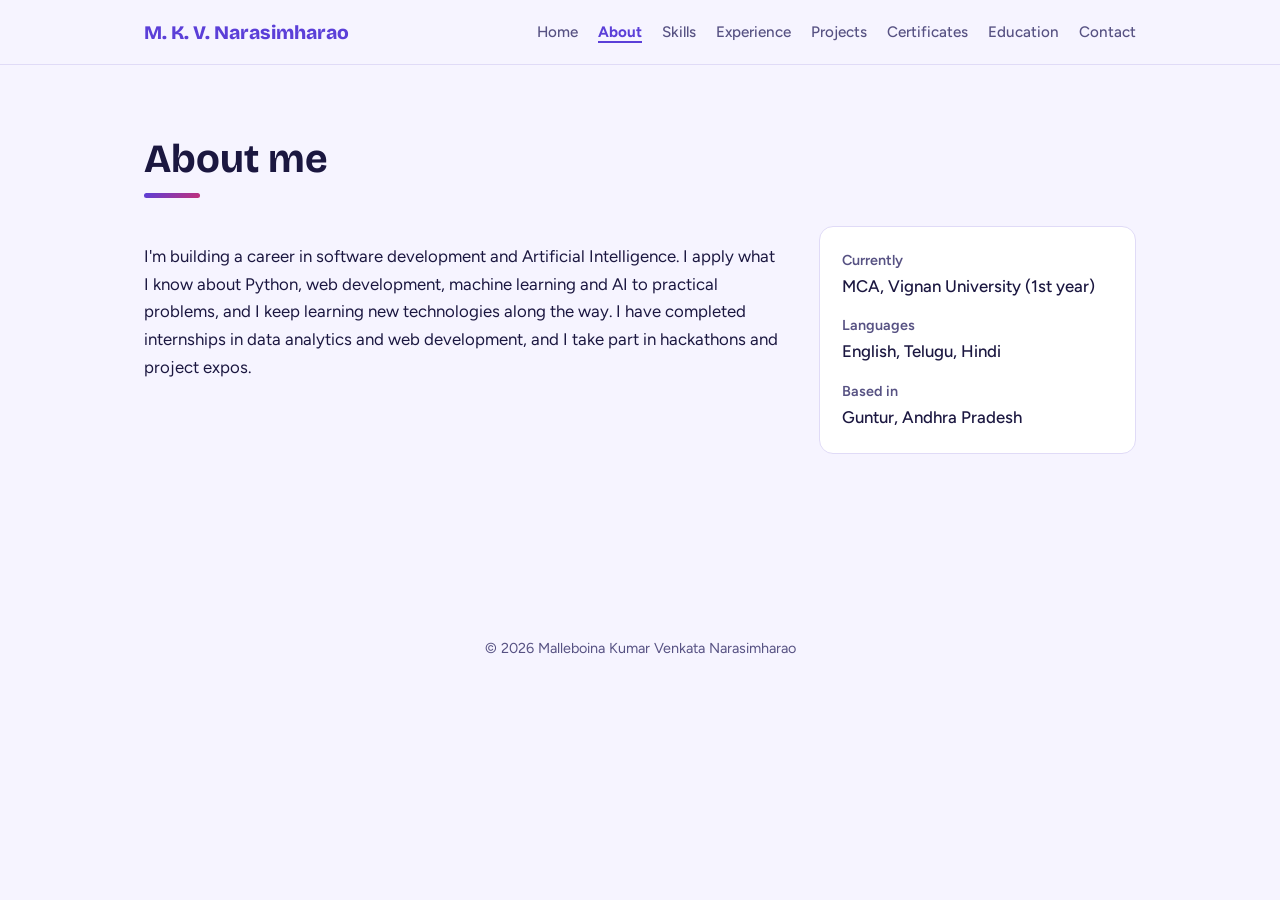
<file: about.html>
<!DOCTYPE html>
<html lang="en">
<head>
<meta charset="UTF-8">
<meta name="viewport" content="width=device-width, initial-scale=1, viewport-fit=cover">
<title>About | Malleboina Kumar Venkata Narasimharao | Portfolio</title>
<link rel="preconnect" href="https://fonts.googleapis.com">
<link href="https://fonts.googleapis.com/css2?family=Bricolage+Grotesque:wght@500;700;800&family=Figtree:wght@400;500;600&display=swap" rel="stylesheet">
<link rel="stylesheet" href="style.css">
</head>
<body>
<header class="nav">
  <div class="wrap">
    <a class="logo" href="index.html">M. K. V. Narasimharao</a>
    <nav aria-label="Main"><ul><li><a href="index.html">Home</a></li><li><a href="about.html" aria-current="page">About</a></li><li><a href="skills.html">Skills</a></li><li><a href="experience.html">Experience</a></li><li><a href="projects.html">Projects</a></li><li><a href="certificates.html">Certificates</a></li><li><a href="education.html">Education</a></li><li><a href="contact.html">Contact</a></li></ul></nav>
  </div>
</header>
<main id="top">
<section id="about"><div class="wrap">
  <h2>About me</h2>
  <div class="about">
    <p>I'm building a career in software development and Artificial Intelligence. I apply what I know about Python, web development, machine learning and AI to practical problems, and I keep learning new technologies along the way. I have completed internships in data analytics and web development, and I take part in hackathons and project expos.</p>
    <dl class="facts">
      <dt>Currently</dt><dd>MCA, Vignan University (1st year)</dd>
      <dt>Languages</dt><dd>English, Telugu, Hindi</dd>
      <dt>Based in</dt><dd>Guntur, Andhra Pradesh</dd>
    </dl>
  </div>
</div></section>
</main>
<footer>© 2026 Malleboina Kumar Venkata Narasimharao</footer>
</body>
</html>
</file>
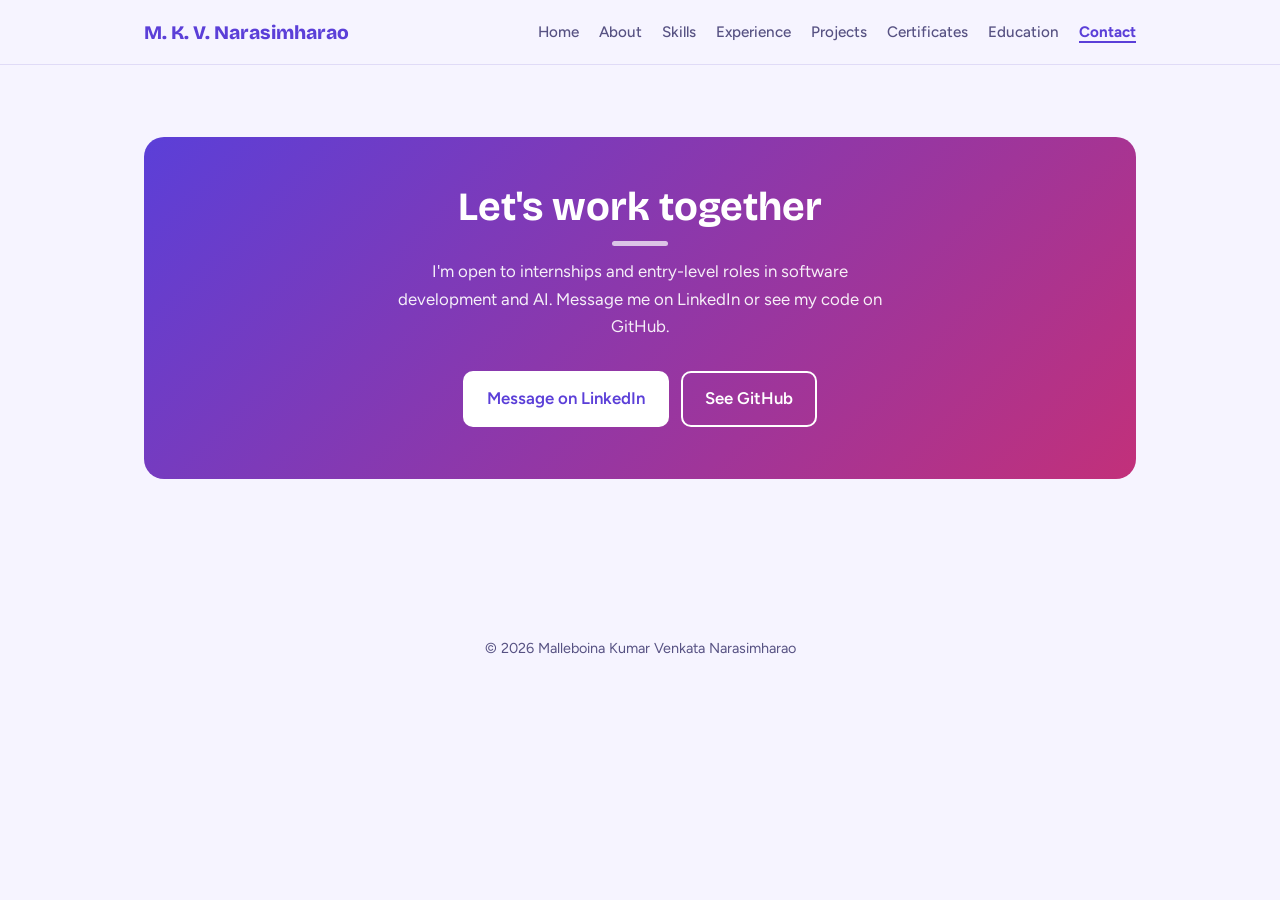
<file: contact.html>
<!DOCTYPE html>
<html lang="en">
<head>
<meta charset="UTF-8">
<meta name="viewport" content="width=device-width, initial-scale=1, viewport-fit=cover">
<title>Contact | Malleboina Kumar Venkata Narasimharao | Portfolio</title>
<link rel="preconnect" href="https://fonts.googleapis.com">
<link href="https://fonts.googleapis.com/css2?family=Bricolage+Grotesque:wght@500;700;800&family=Figtree:wght@400;500;600&display=swap" rel="stylesheet">
<link rel="stylesheet" href="style.css">
</head>
<body>
<header class="nav">
  <div class="wrap">
    <a class="logo" href="index.html">M. K. V. Narasimharao</a>
    <nav aria-label="Main"><ul><li><a href="index.html">Home</a></li><li><a href="about.html">About</a></li><li><a href="skills.html">Skills</a></li><li><a href="experience.html">Experience</a></li><li><a href="projects.html">Projects</a></li><li><a href="certificates.html">Certificates</a></li><li><a href="education.html">Education</a></li><li><a href="contact.html" aria-current="page">Contact</a></li></ul></nav>
  </div>
</header>
<main id="top">
<section id="contact"><div class="wrap">
  <div class="contact">
    <h2>Let's work together</h2>
    <p>I'm open to internships and entry-level roles in software development and AI. Message me on LinkedIn or see my code on GitHub.</p>
    <a class="btn primary" href="https://linkedin.com/in/Malleboina-kumar-venkata-narasimharao" target="_blank" rel="noopener">Message on LinkedIn</a>
    <a class="btn" href="https://github.com/MalleboinaNarasimhaRao" target="_blank" rel="noopener">See GitHub</a>
  </div>
</div></section>
</main>
<footer>© 2026 Malleboina Kumar Venkata Narasimharao</footer>
</body>
</html>
</file>
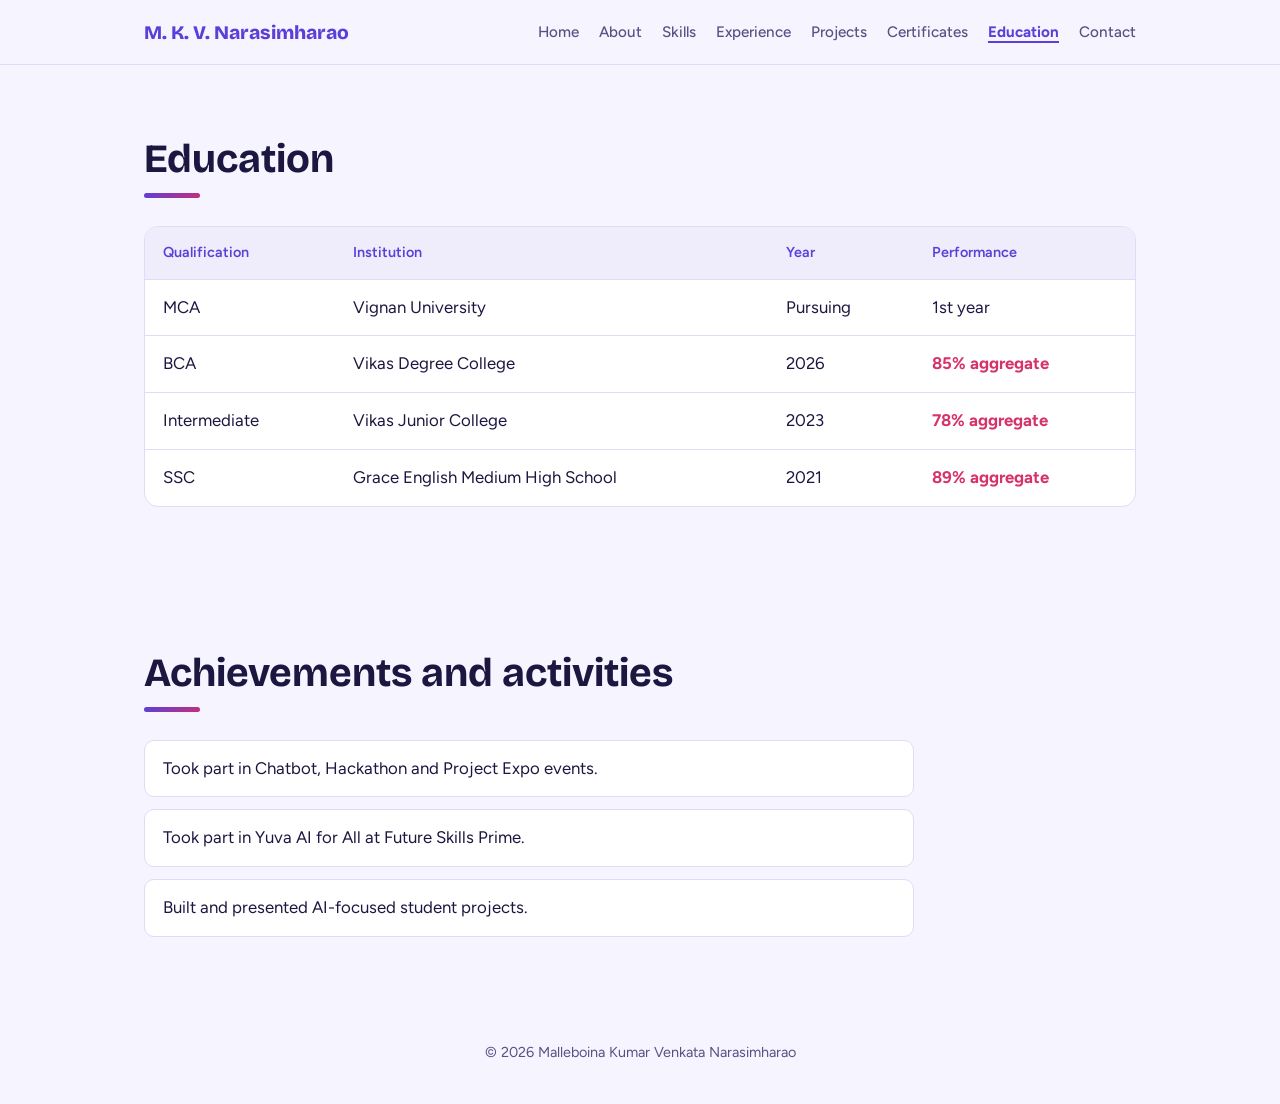
<file: education.html>
<!DOCTYPE html>
<html lang="en">
<head>
<meta charset="UTF-8">
<meta name="viewport" content="width=device-width, initial-scale=1, viewport-fit=cover">
<title>Education | Malleboina Kumar Venkata Narasimharao | Portfolio</title>
<link rel="preconnect" href="https://fonts.googleapis.com">
<link href="https://fonts.googleapis.com/css2?family=Bricolage+Grotesque:wght@500;700;800&family=Figtree:wght@400;500;600&display=swap" rel="stylesheet">
<link rel="stylesheet" href="style.css">
</head>
<body>
<header class="nav">
  <div class="wrap">
    <a class="logo" href="index.html">M. K. V. Narasimharao</a>
    <nav aria-label="Main"><ul><li><a href="index.html">Home</a></li><li><a href="about.html">About</a></li><li><a href="skills.html">Skills</a></li><li><a href="experience.html">Experience</a></li><li><a href="projects.html">Projects</a></li><li><a href="certificates.html">Certificates</a></li><li><a href="education.html" aria-current="page">Education</a></li><li><a href="contact.html">Contact</a></li></ul></nav>
  </div>
</header>
<main id="top">
<section id="education"><div class="wrap">
  <h2>Education</h2>
  <div class="table-scroll"><table>
    <thead><tr><th>Qualification</th><th>Institution</th><th>Year</th><th>Performance</th></tr></thead>
    <tbody>
      <tr><td>MCA</td><td>Vignan University</td><td>Pursuing</td><td>1st year</td></tr>
      <tr><td>BCA</td><td>Vikas Degree College</td><td>2026</td><td class="pct">85% aggregate</td></tr>
      <tr><td>Intermediate</td><td>Vikas Junior College</td><td>2023</td><td class="pct">78% aggregate</td></tr>
      <tr><td>SSC</td><td>Grace English Medium High School</td><td>2021</td><td class="pct">89% aggregate</td></tr>
    </tbody>
  </table></div>
</div></section>
<section id="achievements"><div class="wrap">
  <h2>Achievements and activities</h2>
  <ul class="ach">
    <li>Took part in Chatbot, Hackathon and Project Expo events.</li>
    <li>Took part in Yuva AI for All at Future Skills Prime.</li>
    <li>Built and presented AI-focused student projects.</li>
  </ul>
</div></section>
</main>
<footer>© 2026 Malleboina Kumar Venkata Narasimharao</footer>
</body>
</html>
</file>
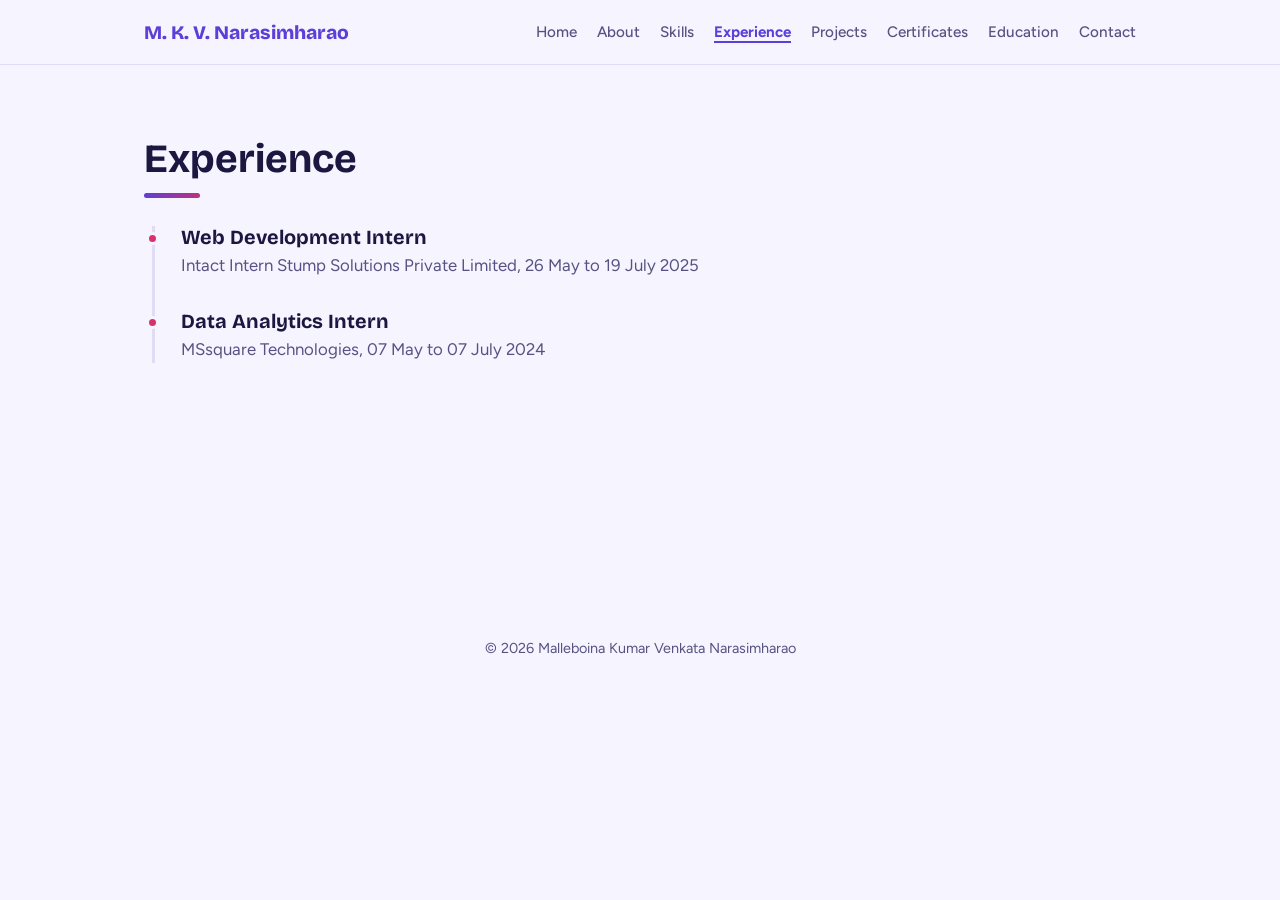
<file: experience.html>
<!DOCTYPE html>
<html lang="en">
<head>
<meta charset="UTF-8">
<meta name="viewport" content="width=device-width, initial-scale=1, viewport-fit=cover">
<title>Experience | Malleboina Kumar Venkata Narasimharao | Portfolio</title>
<link rel="preconnect" href="https://fonts.googleapis.com">
<link href="https://fonts.googleapis.com/css2?family=Bricolage+Grotesque:wght@500;700;800&family=Figtree:wght@400;500;600&display=swap" rel="stylesheet">
<link rel="stylesheet" href="style.css">
</head>
<body>
<header class="nav">
  <div class="wrap">
    <a class="logo" href="index.html">M. K. V. Narasimharao</a>
    <nav aria-label="Main"><ul><li><a href="index.html">Home</a></li><li><a href="about.html">About</a></li><li><a href="skills.html">Skills</a></li><li><a href="experience.html" aria-current="page">Experience</a></li><li><a href="projects.html">Projects</a></li><li><a href="certificates.html">Certificates</a></li><li><a href="education.html">Education</a></li><li><a href="contact.html">Contact</a></li></ul></nav>
  </div>
</header>
<main id="top">
<section id="experience"><div class="wrap">
  <h2>Experience</h2>
  <ol class="timeline">
    <li><h3>Web Development Intern</h3><p>Intact Intern Stump Solutions Private Limited, 26 May to 19 July 2025</p></li>
    <li><h3>Data Analytics Intern</h3><p>MSsquare Technologies, 07 May to 07 July 2024</p></li>
  </ol>
</div></section>
</main>
<footer>© 2026 Malleboina Kumar Venkata Narasimharao</footer>
</body>
</html>
</file>
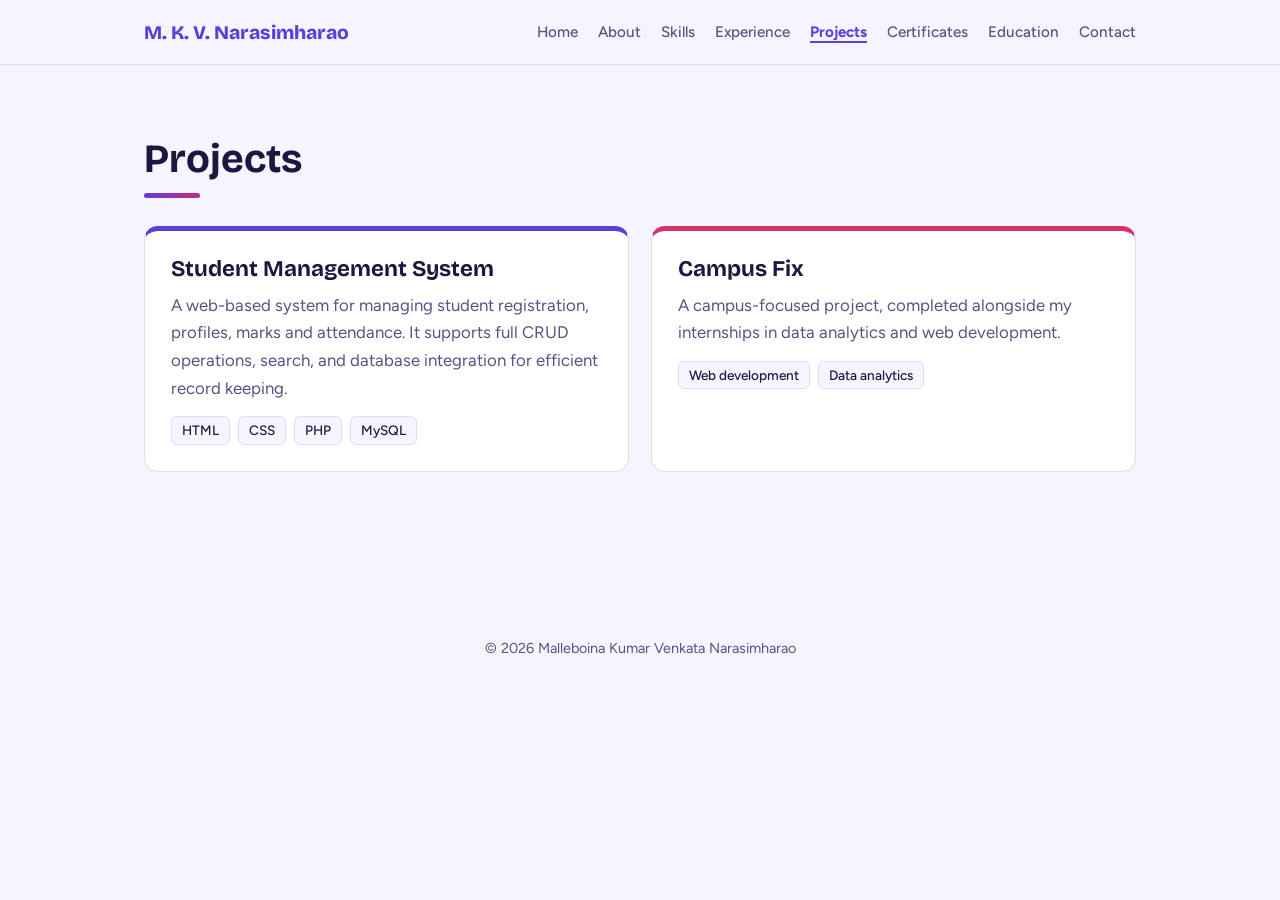
<file: projects.html>
<!DOCTYPE html>
<html lang="en">
<head>
<meta charset="UTF-8">
<meta name="viewport" content="width=device-width, initial-scale=1, viewport-fit=cover">
<title>Projects | Malleboina Kumar Venkata Narasimharao | Portfolio</title>
<link rel="preconnect" href="https://fonts.googleapis.com">
<link href="https://fonts.googleapis.com/css2?family=Bricolage+Grotesque:wght@500;700;800&family=Figtree:wght@400;500;600&display=swap" rel="stylesheet">
<link rel="stylesheet" href="style.css">
</head>
<body>
<header class="nav">
  <div class="wrap">
    <a class="logo" href="index.html">M. K. V. Narasimharao</a>
    <nav aria-label="Main"><ul><li><a href="index.html">Home</a></li><li><a href="about.html">About</a></li><li><a href="skills.html">Skills</a></li><li><a href="experience.html">Experience</a></li><li><a href="projects.html" aria-current="page">Projects</a></li><li><a href="certificates.html">Certificates</a></li><li><a href="education.html">Education</a></li><li><a href="contact.html">Contact</a></li></ul></nav>
  </div>
</header>
<main id="top">
<section id="projects"><div class="wrap">
  <h2>Projects</h2>
  <div class="cards">
    <article class="card">
      <h3>Student Management System</h3>
      <p>A web-based system for managing student registration, profiles, marks and attendance. It supports full CRUD operations, search, and database integration for efficient record keeping.</p>
      <ul class="stack"><li>HTML</li><li>CSS</li><li>PHP</li><li>MySQL</li></ul>
    </article>
    <article class="card">
      <h3>Campus Fix</h3>
      <p>A campus-focused project, completed alongside my internships in data analytics and web development.</p>
      <ul class="stack"><li>Web development</li><li>Data analytics</li></ul>
    </article>
  </div>
</div></section>
</main>
<footer>© 2026 Malleboina Kumar Venkata Narasimharao</footer>
</body>
</html>
</file>
<file: style.css>
:root{
  --bg:#F6F4FF;--surface:#FFFFFF;--ink:#1B1740;--muted:#575283;--line:#E0DBF7;--grad:linear-gradient(135deg,#5B3FD8 0%,#C2307A 100%);--c-prog:#5B3FD8;--c-web:#0EA5A0;--c-ai:#D6336C;--c-tools:#F59E0B;
  --brand:#5B3FD8;--accent:#D6336C;--hl:#FFC145;--on-brand:#FFFFFF;
  --head:'Bricolage Grotesque','Trebuchet MS',sans-serif;--body:'Figtree','Segoe UI',Arial,sans-serif;
  box-sizing:border-box;padding-top:env(safe-area-inset-top,0px);padding-bottom:env(safe-area-inset-bottom,0px);
}
@media (prefers-color-scheme:dark){
  :root:not([data-theme="light"]){--bg:#120F2B;--surface:#1E1A46;--ink:#F1EEFF;--muted:#B7B0E0;--line:#342E70;--grad:linear-gradient(135deg,#A99BFF 0%,#FF7AB0 100%);--c-prog:#A99BFF;--c-web:#4FD8D0;--c-ai:#FF7AB0;--c-tools:#FFC145;--brand:#A99BFF;--accent:#FF7AB0;--on-brand:#120F2B}
}
:root[data-theme="dark"]{--bg:#120F2B;--surface:#1E1A46;--ink:#F1EEFF;--muted:#B7B0E0;--line:#342E70;--grad:linear-gradient(135deg,#A99BFF 0%,#FF7AB0 100%);--c-prog:#A99BFF;--c-web:#4FD8D0;--c-ai:#FF7AB0;--c-tools:#FFC145;--brand:#A99BFF;--accent:#FF7AB0;--on-brand:#120F2B}
html{scroll-behavior:smooth;scroll-padding-top:calc(72px + env(safe-area-inset-top,0px))}
*,*::before,*::after{box-sizing:border-box}
body{margin:0;background:var(--bg);color:var(--ink);font:400 1.05rem/1.65 var(--body)}
:focus-visible{outline:3px solid var(--accent);outline-offset:3px;border-radius:4px}
.wrap{max-width:1040px;margin:0 auto;padding:0 24px}
h1,h2,h3{font-family:var(--head);line-height:1.1;margin:0}
h2{font-size:clamp(1.8rem,4vw,2.5rem);font-weight:700;margin-bottom:28px}
section{padding:72px 0}
header.nav{position:sticky;top:env(safe-area-inset-top,0px);z-index:10;background:color-mix(in srgb,var(--bg) 88%,transparent);backdrop-filter:blur(10px);border-bottom:1px solid var(--line)}
.nav .wrap{display:flex;align-items:center;justify-content:space-between;height:64px;gap:16px}
.logo{font:800 1.2rem var(--head);text-decoration:none;color:var(--brand);white-space:nowrap}
nav ul{display:flex;gap:20px;list-style:none;margin:0;padding:0;overflow-x:auto}
nav a{text-decoration:none;color:var(--muted);font-weight:500;font-size:.95rem;white-space:nowrap}
nav a:hover{color:var(--ink)}
.hero{padding:96px 0 80px}

.hero .tag{display:inline-block;background:var(--hl);color:#14213D;font-weight:600;font-size:.9rem;padding:4px 12px;border-radius:999px;margin-bottom:22px}
.hero h1{font-size:clamp(2.4rem,9vw,5.4rem);font-weight:800;letter-spacing:-.03em;color:var(--brand)}
.hero h1 span{display:block;color:var(--ink)}
.role{font:500 clamp(1.2rem,3vw,1.7rem) var(--head);margin:22px 0 10px;min-height:1.6em}
.role b{color:var(--accent);font-weight:700}
.caret{display:inline-block;width:2px;height:1em;background:var(--accent);margin-left:3px;vertical-align:-.12em;animation:blink 1s steps(1) infinite}
@keyframes blink{50%{opacity:0}}
.hero p.lead{max-width:56ch;color:var(--muted);margin:0 0 30px}
.btns{display:flex;flex-wrap:wrap;gap:12px}
.btn{display:inline-block;padding:12px 22px;border-radius:10px;font-weight:600;text-decoration:none;border:2px solid var(--brand);transition:transform .15s}
.btn.primary{background:var(--brand);color:var(--on-brand)}
.btn.ghost{color:var(--brand)}
.btn:hover{transform:translateY(-2px)}
.about{display:grid;grid-template-columns:2fr 1fr;gap:40px;align-items:start}
.facts{background:var(--surface);border:1px solid var(--line);border-radius:14px;padding:22px;margin:0}
.facts dt{font-weight:600;font-size:.9rem;color:var(--muted)}
.facts dd{margin:0 0 14px;font-weight:500}
.facts dd:last-child{margin-bottom:0}
.filters{display:flex;flex-wrap:wrap;gap:10px;margin-bottom:24px}
.chip{border:1px solid var(--line);background:var(--surface);color:var(--ink);padding:8px 16px;border-radius:999px;font:500 .95rem var(--body);cursor:pointer}
.chip[aria-pressed="true"]{background:var(--brand);color:var(--on-brand);border-color:var(--brand)}
.skills{display:grid;grid-template-columns:repeat(auto-fill,minmax(180px,1fr));gap:12px}
.skill{background:var(--surface);border:1px solid var(--line);border-left:5px solid var(--accent);border-radius:10px;padding:14px 16px;font-weight:600}
.skill small{display:block;color:var(--muted);font-weight:400;font-size:.85rem}
.skill.hide{display:none}
.timeline{border-left:3px solid var(--line);margin:0 0 0 8px;padding:0 0 0 26px;list-style:none}
.timeline li{position:relative;padding-bottom:30px}
.timeline li:last-child{padding-bottom:0}
.timeline li::before{content:"";position:absolute;left:-35px;top:6px;width:13px;height:13px;border-radius:50%;background:var(--accent);border:3px solid var(--bg)}
.timeline h3{font-size:1.25rem}
.timeline p{margin:4px 0 0;color:var(--muted)}
.cards{display:grid;grid-template-columns:repeat(auto-fit,minmax(280px,1fr));gap:22px}
.card{background:var(--surface);border:1px solid var(--line);border-radius:14px;padding:26px}
.card h3{font-size:1.4rem;margin-bottom:10px}
.card p{margin:0 0 14px;color:var(--muted)}
.stack{display:flex;flex-wrap:wrap;gap:8px;padding:0;margin:0;list-style:none}
.stack li{background:var(--bg);border:1px solid var(--line);border-radius:6px;padding:2px 10px;font-size:.85rem;font-weight:500}
.table-scroll{overflow-x:auto;background:var(--surface);border:1px solid var(--line);border-radius:14px}
table{border-collapse:collapse;width:100%;min-width:560px}
th,td{text-align:left;padding:14px 18px;border-bottom:1px solid var(--line)}
th{font-size:.9rem;color:var(--muted);font-weight:600}
tr:last-child td{border-bottom:0}
td.pct{font-weight:700;color:var(--accent)}
.ach{list-style:none;margin:0;padding:0;display:grid;gap:12px;max-width:70ch}
.ach li{background:var(--surface);border:1px solid var(--line);border-radius:10px;padding:14px 18px}
.contact{background:var(--brand);color:var(--on-brand);border-radius:20px;padding:48px 32px;text-align:center}
.contact h2{margin-bottom:12px}
.contact p{margin:0 auto 26px;max-width:46ch;opacity:.92}
.contact .btn{border-color:var(--on-brand);color:var(--on-brand);margin:4px}
.contact .btn.primary{background:var(--on-brand);color:var(--brand)}
footer{text-align:center;color:var(--muted);padding:32px 24px 40px;font-size:.9rem}
@media (max-width:720px){.about{grid-template-columns:1fr}.hero{padding-top:56px}section{padding:52px 0}nav ul{gap:14px}.logo{font-size:1rem}}
@media (prefers-reduced-motion:reduce){html{scroll-behavior:auto}.caret{animation:none}.btn{transition:none}}
.hero-grid{display:grid;grid-template-columns:1fr auto;gap:48px;align-items:center}
.avatar{width:clamp(200px,28vw,320px);aspect-ratio:1;border-radius:50%;object-fit:cover;object-position:50% 50%;border:6px solid var(--surface);box-shadow:0 0 0 4px var(--accent);background:var(--surface)}
.hero-grid{justify-items:stretch}.avatar{justify-self:end}
@media (max-width:720px){.hero-grid{grid-template-columns:1fr minmax(120px,170px);gap:20px;align-items:start}.hero h1{font-size:clamp(1.7rem,7vw,2.6rem)}.avatar{width:100%;max-width:170px}}
@media (max-width:480px){.hero-grid{grid-template-columns:1fr;gap:20px}.avatar{order:-1;justify-self:end;width:150px}}
.certs{display:grid;grid-template-columns:repeat(auto-fit,minmax(280px,1fr));gap:22px}
.cert{background:var(--surface);border:1px solid var(--line);border-radius:14px;overflow:hidden;display:flex;flex-direction:column}
.thumb{display:block;width:100%;aspect-ratio:4/3;padding:0;border:0;border-bottom:1px solid var(--line);background:var(--bg);cursor:zoom-in}
.thumb img{width:100%;height:100%;object-fit:cover;object-position:top;display:block}
.cert-body{padding:18px 20px 22px}
.cert h3{font-size:1.2rem;margin-bottom:6px}
.cert p{margin:0;color:var(--muted)}
.cert p.meta{font-size:.9rem;margin-top:4px}
.ctabs{display:flex;flex-wrap:wrap;gap:10px;margin-bottom:18px}
.ctab{border:1px solid var(--line);background:var(--surface);color:var(--ink);padding:10px 18px;border-radius:10px;font:600 .95rem var(--body);cursor:pointer}
.ctab[aria-selected="true"]{background:var(--brand);color:var(--on-brand);border-color:var(--brand)}
.chint{color:var(--muted);margin:0}
.cpanel{margin:0;background:var(--surface);border:1px solid var(--line);border-radius:14px;padding:18px;max-width:760px}
.cpanel[hidden]{display:none}
.cpanel figcaption{display:flex;flex-direction:column;gap:2px;margin-bottom:14px}
.cpanel figcaption span{color:var(--muted);font-size:.95rem}
.cimg{display:block;width:100%;height:auto;max-height:560px;object-fit:contain;border-radius:8px;border:1px solid var(--line);cursor:zoom-in;background:#fff}

.hero{background:radial-gradient(60% 80% at 100% 0%,color-mix(in srgb,var(--accent) 22%,transparent),transparent 70%),radial-gradient(50% 70% at 0% 100%,color-mix(in srgb,var(--brand) 22%,transparent),transparent 70%)}
.hero h1{color:var(--brand);background:var(--grad);-webkit-background-clip:text;background-clip:text;-webkit-text-fill-color:transparent}
.hero h1 span{-webkit-text-fill-color:var(--ink);color:var(--ink)}
h2::after{content:"";display:block;width:56px;height:5px;border-radius:3px;background:var(--grad);margin-top:12px}
.contact h2::after{margin-left:auto;margin-right:auto;background:var(--on-brand);opacity:.7}
.btn.primary{background:var(--grad);border-color:transparent;color:var(--on-brand)}
.chip[aria-pressed="true"]{background:var(--grad);border-color:transparent}
.skill[data-c="prog"]{border-left-color:var(--c-prog)}.skill[data-c="web"]{border-left-color:var(--c-web)}
.skill[data-c="ai"]{border-left-color:var(--c-ai)}.skill[data-c="tools"]{border-left-color:var(--c-tools)}
.card{border-top:5px solid var(--brand)}.card:nth-child(2){border-top-color:var(--accent)}
.cert{border-top:5px solid var(--c-web)}.cert:nth-child(2){border-top-color:var(--c-tools)}.cert:nth-child(3){border-top-color:var(--c-ai)}
th{background:color-mix(in srgb,var(--brand) 10%,var(--surface));color:var(--brand)}
.contact{background:var(--grad)}
.contact .btn.primary{background:var(--on-brand);color:var(--brand)}
.avatar{box-shadow:0 0 0 4px var(--accent),0 0 0 10px color-mix(in srgb,var(--brand) 25%,transparent)}

main{min-height:60vh}
nav a[aria-current="page"]{color:var(--brand);font-weight:700;border-bottom:2px solid var(--brand)}

/* ---- no-JavaScript features ---- */
.rot{display:inline-block;height:1.3em;line-height:1.3em;overflow:hidden;vertical-align:bottom}
.rot ul{margin:0;padding:0;list-style:none;animation:rot 12s infinite}
.rot li{height:1.3em;color:var(--accent);font-weight:700;white-space:nowrap}
@keyframes rot{0%,16%{transform:translateY(0)}20%,36%{transform:translateY(-1.3em)}40%,56%{transform:translateY(-2.6em)}60%,76%{transform:translateY(-3.9em)}80%,100%{transform:translateY(-5.2em)}}
@media (prefers-reduced-motion:reduce){.rot ul{animation:none}}
.sr{position:absolute;opacity:0;pointer-events:none}
.chip{display:inline-block}
#f-all:checked ~ .filters label[for="f-all"],#f-prog:checked ~ .filters label[for="f-prog"],#f-web:checked ~ .filters label[for="f-web"],#f-tools:checked ~ .filters label[for="f-tools"]{background:var(--grad);color:var(--on-brand);border-color:transparent}
.sr:focus-visible ~ .filters label{outline:0}
#f-all:focus-visible ~ .filters label[for="f-all"],#f-prog:focus-visible ~ .filters label[for="f-prog"],#f-web:focus-visible ~ .filters label[for="f-web"],#f-tools:focus-visible ~ .filters label[for="f-tools"]{outline:3px solid var(--accent);outline-offset:3px}
#f-prog:checked ~ .skills .skill:not([data-c="prog"]),#f-web:checked ~ .skills .skill:not([data-c="web"]),#f-tools:checked ~ .skills .skill:not([data-c="tools"]){display:none}
.lb{display:none;position:fixed;inset:0;z-index:50;background:rgba(10,18,32,.85);align-items:center;justify-content:center;padding:20px}
.lb:target{display:flex}
.lb-bg{position:absolute;inset:0;cursor:zoom-out}
.lb-box{position:relative;max-width:min(94vw,900px)}
.lb img{display:block;max-width:100%;max-height:88vh;margin:0 auto;border-radius:10px;background:#fff}
.lb-x{position:absolute;top:-14px;right:-6px;width:38px;height:38px;border-radius:50%;background:var(--hl);color:#14213D;font-weight:700;display:flex;align-items:center;justify-content:center;text-decoration:none;z-index:1}
</file>
